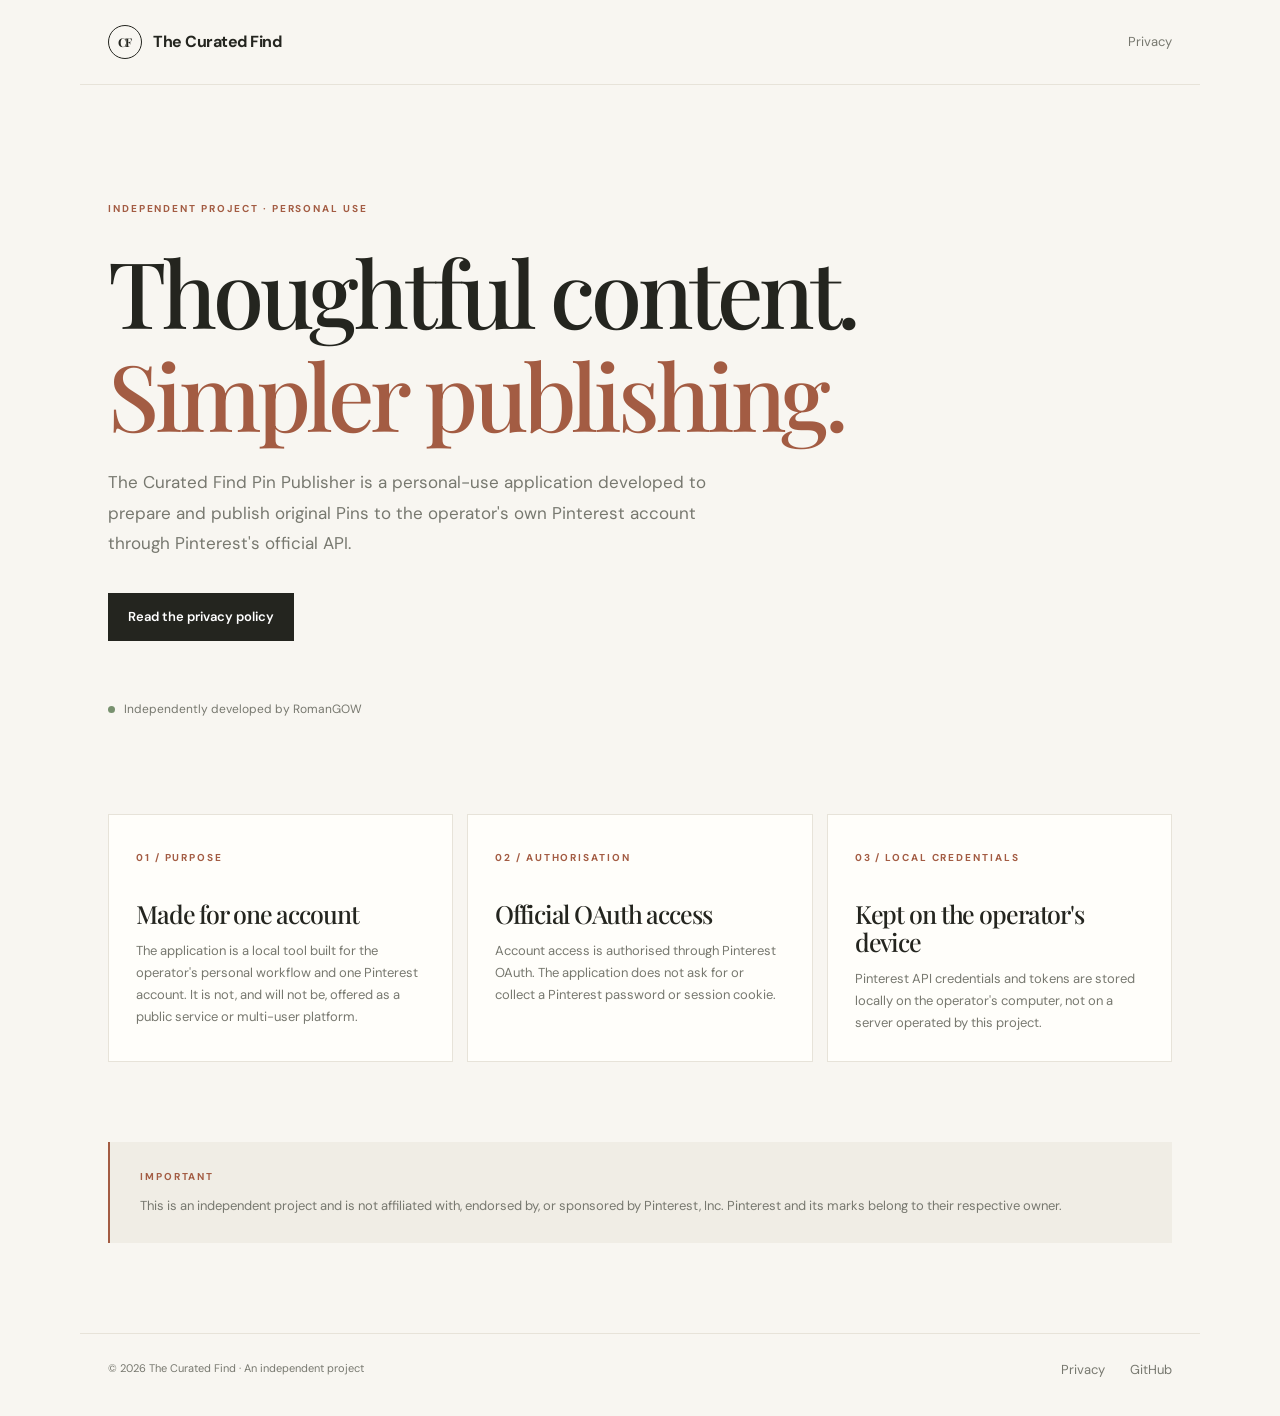
<file: index.html>
<!doctype html>
<html lang="en-ZA">
<head>
  <meta charset="utf-8">
  <meta name="viewport" content="width=device-width, initial-scale=1">
  <meta name="description" content="The Curated Find Pin Publisher is an independently developed personal-use tool for publishing original Pins to the operator's own Pinterest account.">
  <meta name="theme-color" content="#f8f6f1">
  <title>The Curated Find — Pin Publisher</title>
  <link rel="stylesheet" href="assets/style.css">
</head>
<body>
  <header class="site-header">
    <a class="brand" href="./" aria-label="The Curated Find home">
      <span class="brand-mark">CF</span>
      <span>The Curated Find</span>
    </a>
    <nav aria-label="Main navigation">
      <a href="privacy-policy/">Privacy</a>
    </nav>
  </header>

  <main>
    <section class="hero">
      <p class="eyebrow">INDEPENDENT PROJECT · PERSONAL USE</p>
      <h1>Thoughtful content.<br><span>Simpler publishing.</span></h1>
      <p class="hero-copy">The Curated Find Pin Publisher is a personal-use application developed to prepare and publish original Pins to the operator's own Pinterest account through Pinterest's official API.</p>
      <div class="hero-actions">
        <a class="button button-dark" href="privacy-policy/">Read the privacy policy</a>
      </div>
      <div class="hero-note">
        <span class="status-dot"></span>
        <span>Independently developed by RomanGOW</span>
      </div>
    </section>

    <section class="content-grid" aria-label="About the application">
      <article class="info-card">
        <span class="card-number">01 / PURPOSE</span>
        <h2>Made for one account</h2>
        <p>The application is a local tool built for the operator's personal workflow and one Pinterest account. It is not, and will not be, offered as a public service or multi-user platform.</p>
      </article>
      <article class="info-card">
        <span class="card-number">02 / AUTHORISATION</span>
        <h2>Official OAuth access</h2>
        <p>Account access is authorised through Pinterest OAuth. The application does not ask for or collect a Pinterest password or session cookie.</p>
      </article>
      <article class="info-card">
        <span class="card-number">03 / LOCAL CREDENTIALS</span>
        <h2>Kept on the operator's device</h2>
        <p>Pinterest API credentials and tokens are stored locally on the operator's computer, not on a server operated by this project.</p>
      </article>
    </section>

    <section class="notice">
      <p class="eyebrow">IMPORTANT</p>
      <p>This is an independent project and is not affiliated with, endorsed by, or sponsored by Pinterest, Inc. Pinterest and its marks belong to their respective owner.</p>
    </section>
  </main>

  <footer class="site-footer">
    <span>© <span id="year">2026</span> The Curated Find · An independent project</span>
    <div><a href="privacy-policy/">Privacy</a><a href="https://github.com/RomanGOW" rel="noopener noreferrer">GitHub</a></div>
  </footer>
  <script>document.getElementById('year').textContent = new Date().getFullYear();</script>
</body>
</html>
</file>
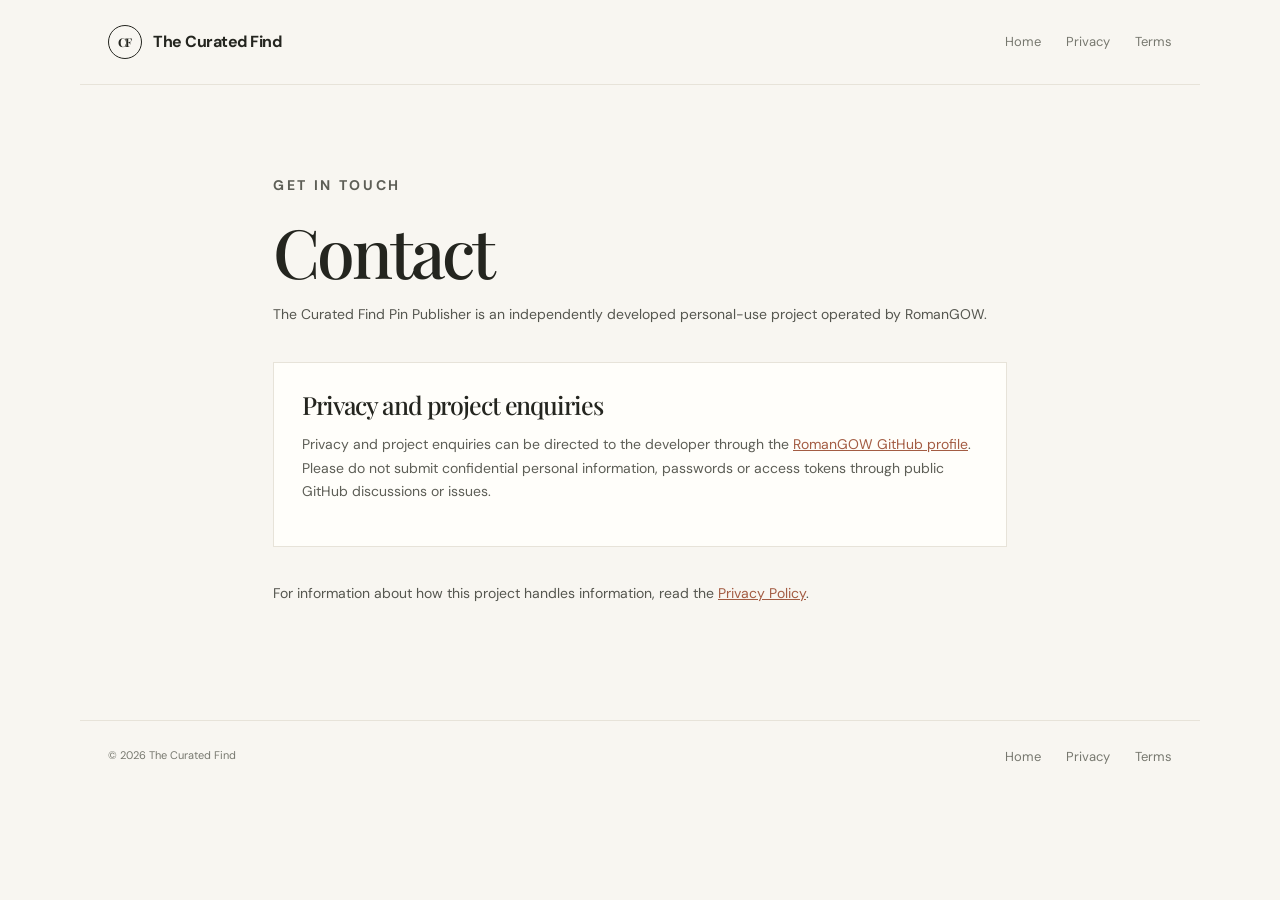
<file: contact/index.html>
<!doctype html>
<html lang="en-ZA">
<head>
  <meta charset="utf-8">
  <meta name="viewport" content="width=device-width, initial-scale=1">
  <meta name="description" content="Contact The Curated Find Pin Publisher.">
  <title>Contact — The Curated Find</title>
  <link rel="stylesheet" href="../assets/style.css">
</head>
<body>
  <header class="site-header">
    <a class="brand" href="../"><span class="brand-mark">CF</span><span>The Curated Find</span></a>
    <nav aria-label="Main navigation"><a href="../">Home</a><a href="../privacy-policy/">Privacy</a><a href="../terms/">Terms</a></nav>
  </header>
  <main class="document contact-document">
    <p class="eyebrow">GET IN TOUCH</p>
    <h1>Contact</h1>
    <p>The Curated Find Pin Publisher is an independently developed personal-use project operated by RomanGOW.</p>
    <div class="contact-panel">
      <h2>Privacy and project enquiries</h2>
      <p>Privacy and project enquiries can be directed to the developer through the <a href="https://github.com/RomanGOW" rel="noopener noreferrer">RomanGOW GitHub profile</a>. Please do not submit confidential personal information, passwords or access tokens through public GitHub discussions or issues.</p>
    </div>
    <p>For information about how this project handles information, read the <a href="../privacy-policy/">Privacy Policy</a>.</p>
  </main>
  <footer class="site-footer"><span>© 2026 The Curated Find</span><div><a href="../">Home</a><a href="../privacy-policy/">Privacy</a><a href="../terms/">Terms</a></div></footer>
</body>
</html>
</file>
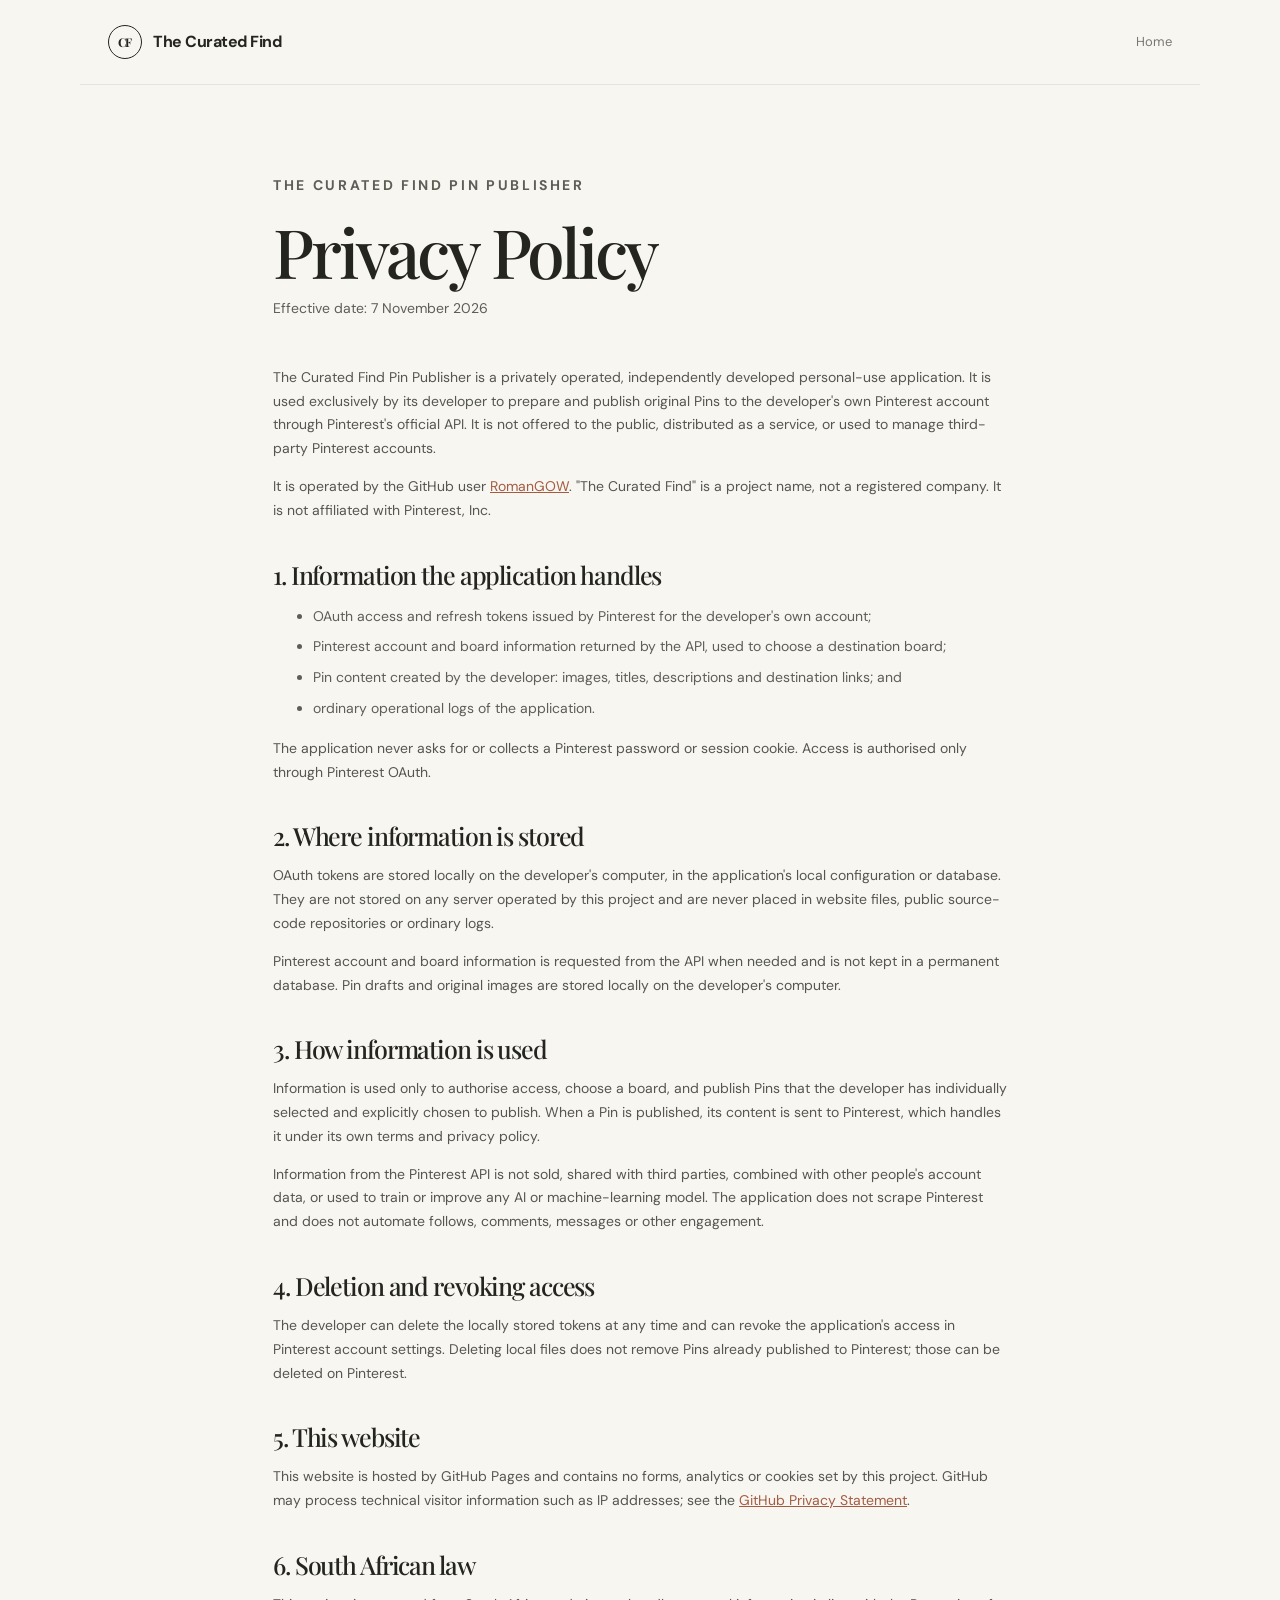
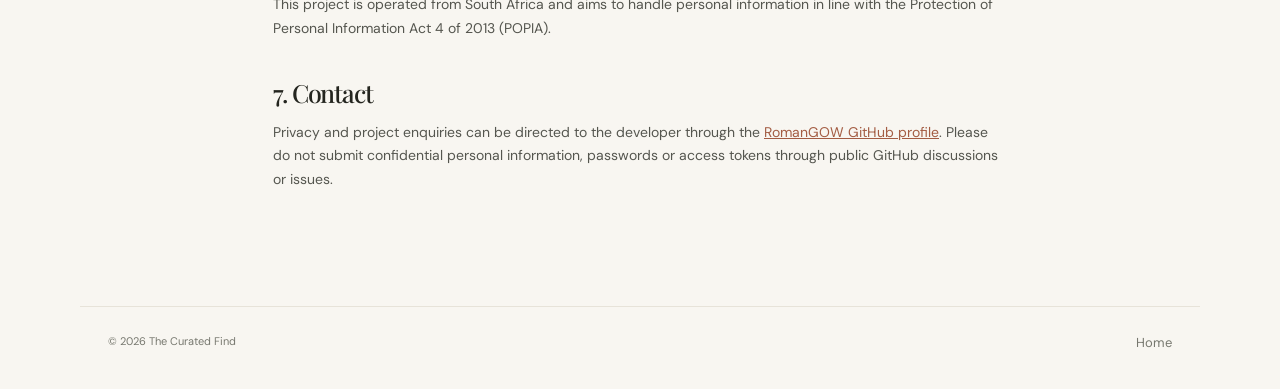
<file: privacy-policy/index.html>
<!doctype html>
<html lang="en-ZA">
<head>
  <meta charset="utf-8">
  <meta name="viewport" content="width=device-width, initial-scale=1">
  <meta name="description" content="Privacy policy for The Curated Find Pin Publisher.">
  <title>Privacy Policy — The Curated Find</title>
  <link rel="stylesheet" href="../assets/style.css">
</head>
<body>
  <header class="site-header">
    <a class="brand" href="../"><span class="brand-mark">CF</span><span>The Curated Find</span></a>
    <nav aria-label="Main navigation"><a href="../">Home</a></nav>
  </header>
  <main class="document">
    <p class="eyebrow">THE CURATED FIND PIN PUBLISHER</p>
    <h1>Privacy Policy</h1>
    <p class="document-meta">Effective date: 7 November 2026</p>

    <p>The Curated Find Pin Publisher is a privately operated, independently developed personal-use application. It is used exclusively by its developer to prepare and publish original Pins to the developer's own Pinterest account through Pinterest's official API. It is not offered to the public, distributed as a service, or used to manage third-party Pinterest accounts.</p>
    <p>It is operated by the GitHub user <a href="https://github.com/RomanGOW" rel="noopener noreferrer">RomanGOW</a>. "The Curated Find" is a project name, not a registered company. It is not affiliated with Pinterest, Inc.</p>

    <h2>1. Information the application handles</h2>
    <ul>
      <li>OAuth access and refresh tokens issued by Pinterest for the developer's own account;</li>
      <li>Pinterest account and board information returned by the API, used to choose a destination board;</li>
      <li>Pin content created by the developer: images, titles, descriptions and destination links; and</li>
      <li>ordinary operational logs of the application.</li>
    </ul>
    <p>The application never asks for or collects a Pinterest password or session cookie. Access is authorised only through Pinterest OAuth.</p>

    <h2>2. Where information is stored</h2>
    <p>OAuth tokens are stored locally on the developer's computer, in the application's local configuration or database. They are not stored on any server operated by this project and are never placed in website files, public source-code repositories or ordinary logs.</p>
    <p>Pinterest account and board information is requested from the API when needed and is not kept in a permanent database. Pin drafts and original images are stored locally on the developer's computer.</p>

    <h2>3. How information is used</h2>
    <p>Information is used only to authorise access, choose a board, and publish Pins that the developer has individually selected and explicitly chosen to publish. When a Pin is published, its content is sent to Pinterest, which handles it under its own terms and privacy policy.</p>
    <p>Information from the Pinterest API is not sold, shared with third parties, combined with other people's account data, or used to train or improve any AI or machine-learning model. The application does not scrape Pinterest and does not automate follows, comments, messages or other engagement.</p>

    <h2>4. Deletion and revoking access</h2>
    <p>The developer can delete the locally stored tokens at any time and can revoke the application's access in Pinterest account settings. Deleting local files does not remove Pins already published to Pinterest; those can be deleted on Pinterest.</p>

    <h2>5. This website</h2>
    <p>This website is hosted by GitHub Pages and contains no forms, analytics or cookies set by this project. GitHub may process technical visitor information such as IP addresses; see the <a href="https://docs.github.com/en/site-policy/privacy-policies/github-privacy-statement" rel="noopener noreferrer">GitHub Privacy Statement</a>.</p>

    <h2>6. South African law</h2>
    <p>This project is operated from South Africa and aims to handle personal information in line with the Protection of Personal Information Act 4 of 2013 (POPIA).</p>

    <h2>7. Contact</h2>
    <p>Privacy and project enquiries can be directed to the developer through the <a href="https://github.com/RomanGOW" rel="noopener noreferrer">RomanGOW GitHub profile</a>. Please do not submit confidential personal information, passwords or access tokens through public GitHub discussions or issues.</p>
  </main>
  <footer class="site-footer"><span>© 2026 The Curated Find</span><div><a href="../">Home</a></div></footer>
</body>
</html>
</file>
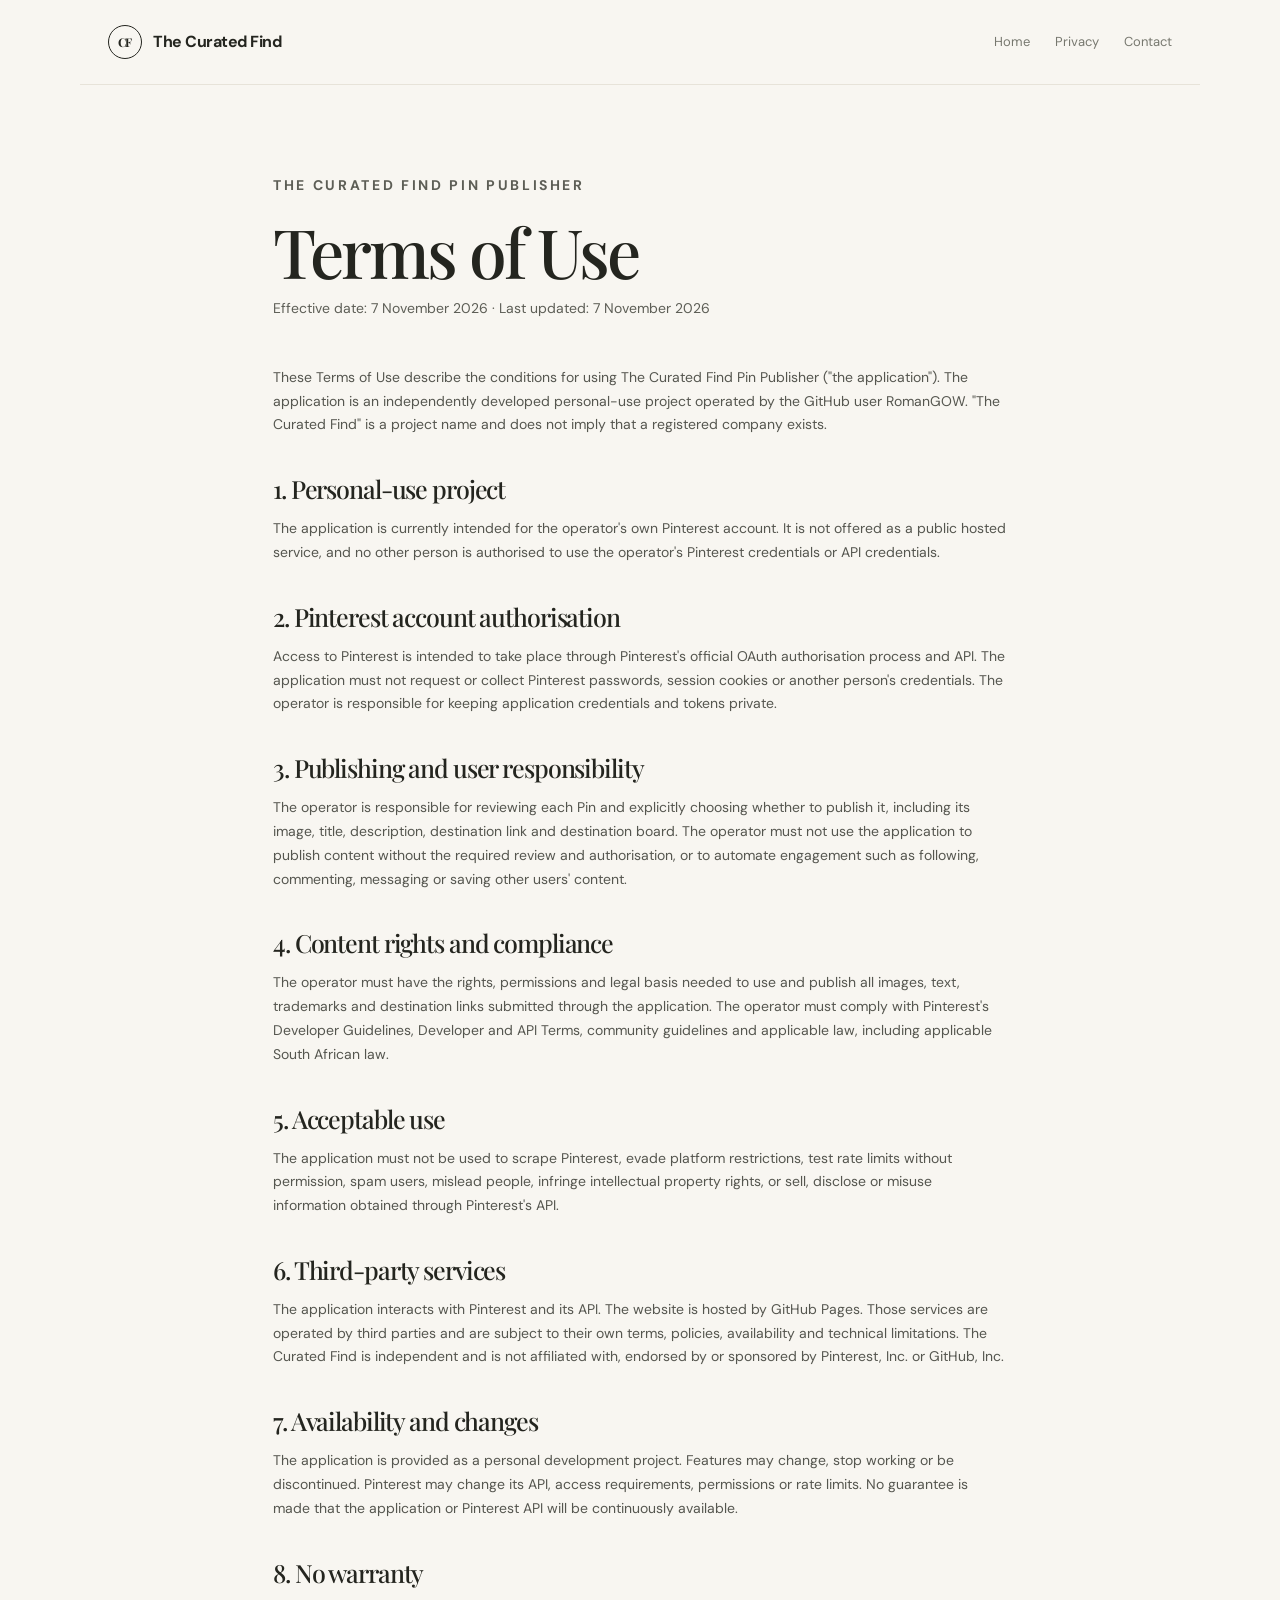
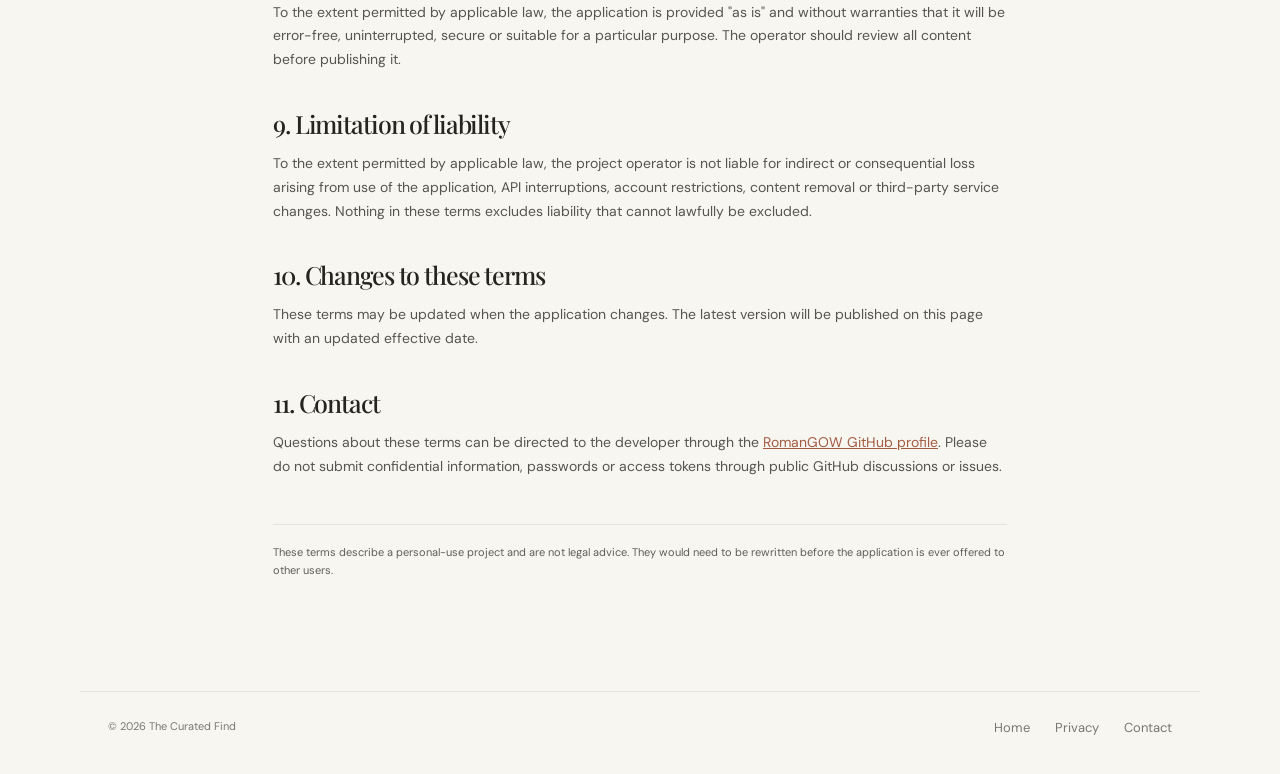
<file: terms/index.html>
<!doctype html>
<html lang="en-ZA">
<head>
  <meta charset="utf-8">
  <meta name="viewport" content="width=device-width, initial-scale=1">
  <meta name="description" content="Terms of use for The Curated Find Pin Publisher.">
  <title>Terms of Use — The Curated Find</title>
  <link rel="stylesheet" href="../assets/style.css">
</head>
<body>
  <header class="site-header">
    <a class="brand" href="../"><span class="brand-mark">CF</span><span>The Curated Find</span></a>
    <nav aria-label="Main navigation"><a href="../">Home</a><a href="../privacy-policy/">Privacy</a><a href="../contact/">Contact</a></nav>
  </header>
  <main class="document">
    <p class="eyebrow">THE CURATED FIND PIN PUBLISHER</p>
    <h1>Terms of Use</h1>
    <p class="document-meta">Effective date: 7 November 2026 · Last updated: 7 November 2026</p>

    <p>These Terms of Use describe the conditions for using The Curated Find Pin Publisher ("the application"). The application is an independently developed personal-use project operated by the GitHub user RomanGOW. "The Curated Find" is a project name and does not imply that a registered company exists.</p>

    <h2>1. Personal-use project</h2>
    <p>The application is currently intended for the operator's own Pinterest account. It is not offered as a public hosted service, and no other person is authorised to use the operator's Pinterest credentials or API credentials.</p>

    <h2>2. Pinterest account authorisation</h2>
    <p>Access to Pinterest is intended to take place through Pinterest's official OAuth authorisation process and API. The application must not request or collect Pinterest passwords, session cookies or another person's credentials. The operator is responsible for keeping application credentials and tokens private.</p>

    <h2>3. Publishing and user responsibility</h2>
    <p>The operator is responsible for reviewing each Pin and explicitly choosing whether to publish it, including its image, title, description, destination link and destination board. The operator must not use the application to publish content without the required review and authorisation, or to automate engagement such as following, commenting, messaging or saving other users' content.</p>

    <h2>4. Content rights and compliance</h2>
    <p>The operator must have the rights, permissions and legal basis needed to use and publish all images, text, trademarks and destination links submitted through the application. The operator must comply with Pinterest's Developer Guidelines, Developer and API Terms, community guidelines and applicable law, including applicable South African law.</p>

    <h2>5. Acceptable use</h2>
    <p>The application must not be used to scrape Pinterest, evade platform restrictions, test rate limits without permission, spam users, mislead people, infringe intellectual property rights, or sell, disclose or misuse information obtained through Pinterest's API.</p>

    <h2>6. Third-party services</h2>
    <p>The application interacts with Pinterest and its API. The website is hosted by GitHub Pages. Those services are operated by third parties and are subject to their own terms, policies, availability and technical limitations. The Curated Find is independent and is not affiliated with, endorsed by or sponsored by Pinterest, Inc. or GitHub, Inc.</p>

    <h2>7. Availability and changes</h2>
    <p>The application is provided as a personal development project. Features may change, stop working or be discontinued. Pinterest may change its API, access requirements, permissions or rate limits. No guarantee is made that the application or Pinterest API will be continuously available.</p>

    <h2>8. No warranty</h2>
    <p>To the extent permitted by applicable law, the application is provided "as is" and without warranties that it will be error-free, uninterrupted, secure or suitable for a particular purpose. The operator should review all content before publishing it.</p>

    <h2>9. Limitation of liability</h2>
    <p>To the extent permitted by applicable law, the project operator is not liable for indirect or consequential loss arising from use of the application, API interruptions, account restrictions, content removal or third-party service changes. Nothing in these terms excludes liability that cannot lawfully be excluded.</p>

    <h2>10. Changes to these terms</h2>
    <p>These terms may be updated when the application changes. The latest version will be published on this page with an updated effective date.</p>

    <h2>11. Contact</h2>
    <p>Questions about these terms can be directed to the developer through the <a href="https://github.com/RomanGOW" rel="noopener noreferrer">RomanGOW GitHub profile</a>. Please do not submit confidential information, passwords or access tokens through public GitHub discussions or issues.</p>

    <p class="small-print">These terms describe a personal-use project and are not legal advice. They would need to be rewritten before the application is ever offered to other users.</p>
  </main>
  <footer class="site-footer"><span>© 2026 The Curated Find</span><div><a href="../">Home</a><a href="../privacy-policy/">Privacy</a><a href="../contact/">Contact</a></div></footer>
</body>
</html>
</file>
<file: assets/style.css>
@import url('https://fonts.googleapis.com/css2?family=DM+Sans:wght@400;500;600;700&family=Playfair+Display:wght@500;600;700&display=swap');

:root {
  color-scheme: light;
  --ink: #24251f;
  --muted: #77786f;
  --paper: #f8f6f1;
  --card: #fffefa;
  --line: #e7e3d9;
  --accent: #a35c43;
  --serif: 'Playfair Display', Georgia, serif;
  --sans: 'DM Sans', Arial, sans-serif;
}
* { box-sizing: border-box; }
html { scroll-behavior: smooth; }
body { margin: 0; background: var(--paper); color: var(--ink); font-family: var(--sans); line-height: 1.7; }
a { color: inherit; }
.site-header { max-width: 1120px; margin: 0 auto; padding: 25px 28px; display: flex; align-items: center; justify-content: space-between; gap: 24px; border-bottom: 1px solid var(--line); }
.brand { display: inline-flex; align-items: center; gap: 11px; text-decoration: none; font-weight: 700; letter-spacing: -.03em; }
.brand-mark { display: grid; place-items: center; width: 34px; height: 34px; border: 1px solid var(--ink); border-radius: 50%; font-family: var(--serif); font-size: 12px; }
nav, .site-footer div { display: flex; gap: 25px; }
nav a, .site-footer a { color: var(--muted); text-decoration: none; font-size: 13px; }
nav a:hover, .site-footer a:hover, .text-link:hover { color: var(--accent); }
.hero { max-width: 1120px; margin: 0 auto; padding: 105px 28px 95px; }
.eyebrow, .card-number { color: var(--accent); font-size: 10px; font-weight: 700; letter-spacing: .19em; }
h1, h2 { font-family: var(--serif); font-weight: 500; letter-spacing: -.045em; line-height: 1.12; }
.hero h1 { max-width: 760px; margin: 22px 0; font-size: clamp(52px, 8vw, 92px); }
.hero h1 span { color: var(--accent); }
.hero-copy { max-width: 620px; color: var(--muted); font-size: 17px; line-height: 1.8; }
.hero-actions { display: flex; align-items: center; flex-wrap: wrap; gap: 25px; margin-top: 34px; }
.button { display: inline-block; padding: 13px 20px; text-decoration: none; font-size: 13px; font-weight: 600; }
.button-dark { background: var(--ink); color: white; }
.button-dark:hover { background: var(--accent); }
.text-link { font-size: 13px; font-weight: 600; text-decoration: none; }
.hero-note { display: flex; align-items: center; gap: 9px; margin-top: 58px; color: var(--muted); font-size: 12px; }
.status-dot { width: 7px; height: 7px; background: #78916f; border-radius: 50%; }
.content-grid { max-width: 1120px; margin: 0 auto; padding: 0 28px 80px; display: grid; grid-template-columns: repeat(3, 1fr); gap: 14px; }
.info-card { min-height: 220px; padding: 27px; background: var(--card); border: 1px solid var(--line); }
.info-card h2 { margin: 30px 0 12px; font-size: 25px; }
.info-card p, .notice p:last-child { margin: 0; color: var(--muted); font-size: 13px; }
.notice { max-width: 1064px; margin: 0 auto 90px; padding: 26px 30px; border-left: 2px solid var(--accent); background: #f0ede5; }
.notice .eyebrow { margin-top: 0; }
.site-footer { max-width: 1120px; margin: 0 auto; padding: 25px 28px 35px; border-top: 1px solid var(--line); display: flex; justify-content: space-between; gap: 20px; color: var(--muted); font-size: 11px; }
.document { max-width: 790px; margin: 0 auto; padding: 75px 28px 100px; }
.document h1 { margin: 15px 0 8px; font-size: clamp(46px, 7vw, 68px); }
.document-meta { margin: 0 0 45px; color: var(--muted); font-size: 12px; }
.document > p:not(.eyebrow):not(.document-meta):not(.small-print) { color: #55564f; }
.document h2 { margin: 38px 0 12px; font-size: 25px; }
.document p, .document li { color: #5d5e56; font-size: 14px; }
.document li { margin: 7px 0; }
.document a { color: var(--accent); }
.small-print { margin-top: 45px; padding-top: 18px; border-top: 1px solid var(--line); color: var(--muted); font-size: 11px !important; }
.contact-document { min-height: 65vh; }
.contact-panel { margin: 35px 0; padding: 28px; border: 1px solid var(--line); background: var(--card); }
.contact-panel h2 { margin-top: 0; }
.email-placeholder { color: var(--accent) !important; font-weight: 700; overflow-wrap: anywhere; }
@media (max-width: 700px) {
  .site-header { align-items: flex-start; flex-direction: column; padding: 20px; }
  nav { gap: 18px; }
  .hero { padding: 75px 20px 65px; }
  .content-grid { grid-template-columns: 1fr; padding: 0 20px 55px; }
  .info-card { min-height: auto; }
  .notice { margin: 0 20px 60px; }
  .site-footer { margin: 0 20px; padding-left: 0; padding-right: 0; flex-direction: column; }
  .document { padding: 55px 20px 75px; }
}
</file>
